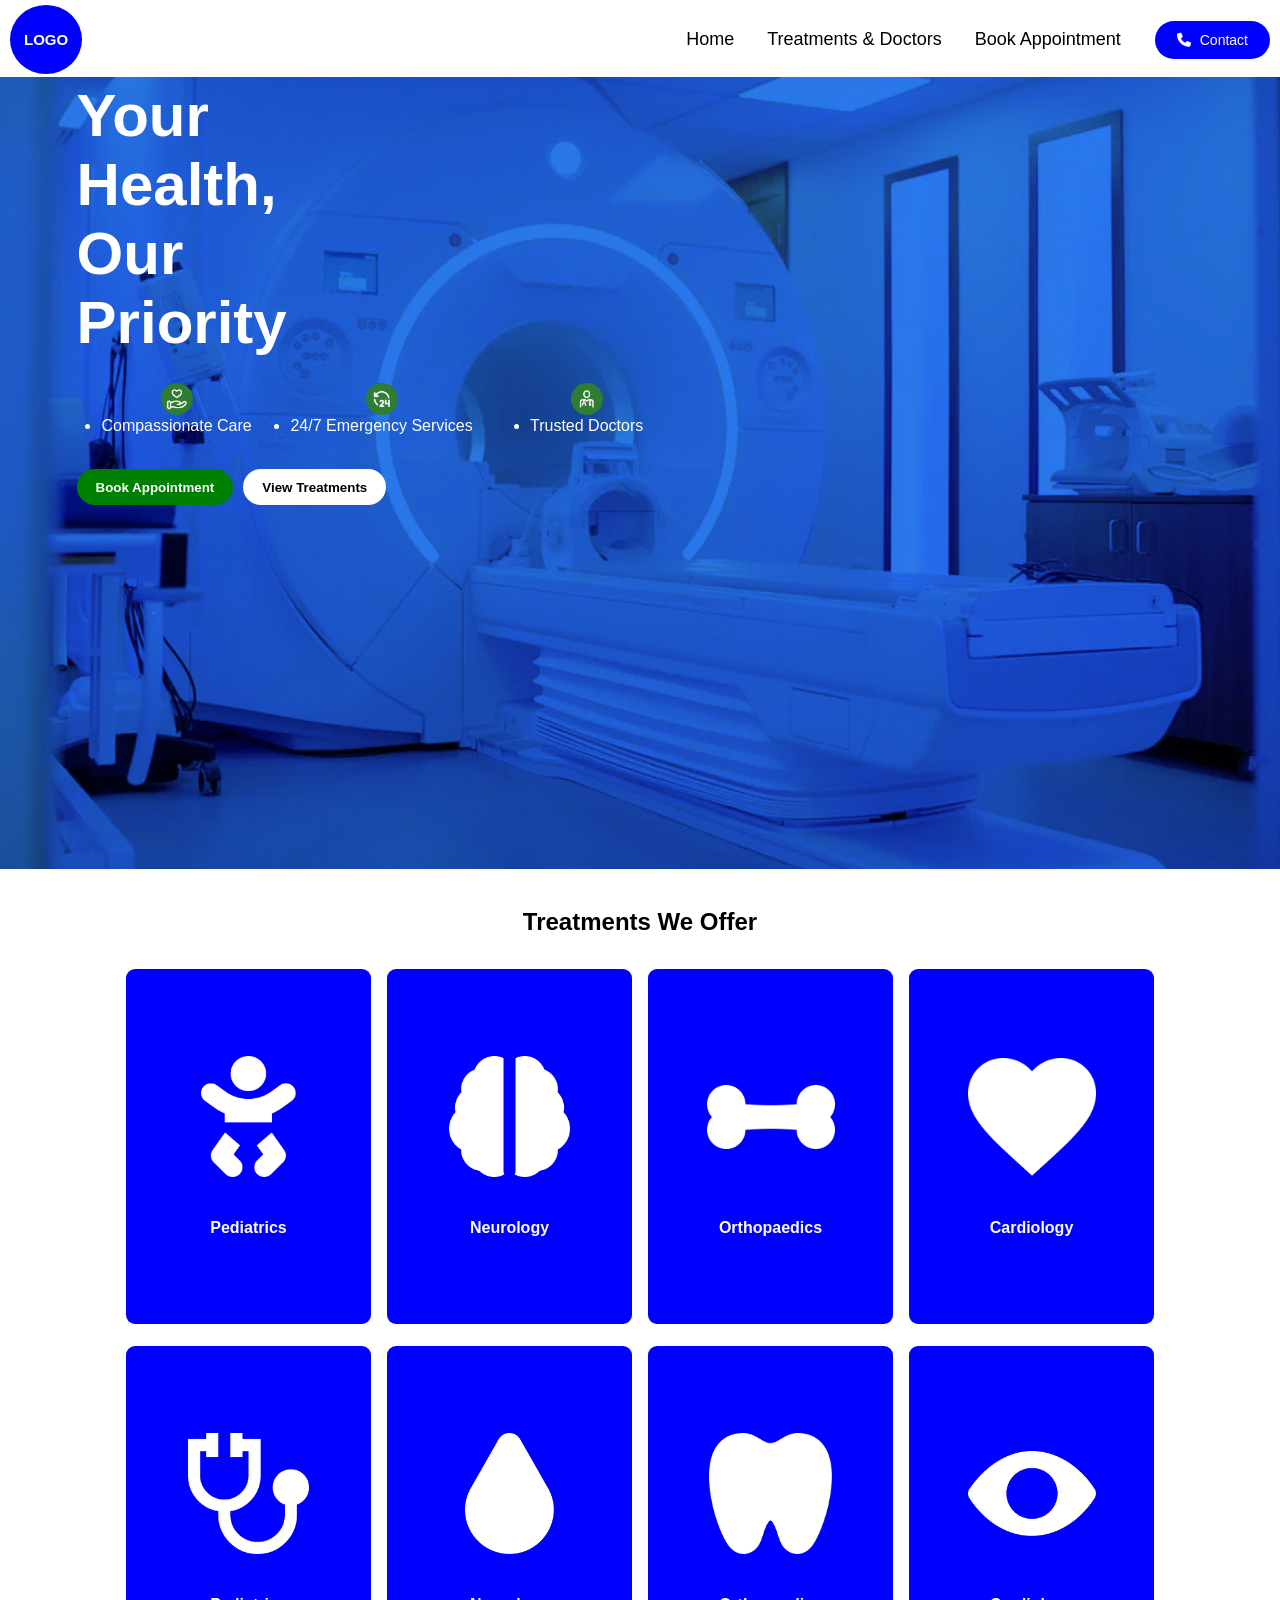
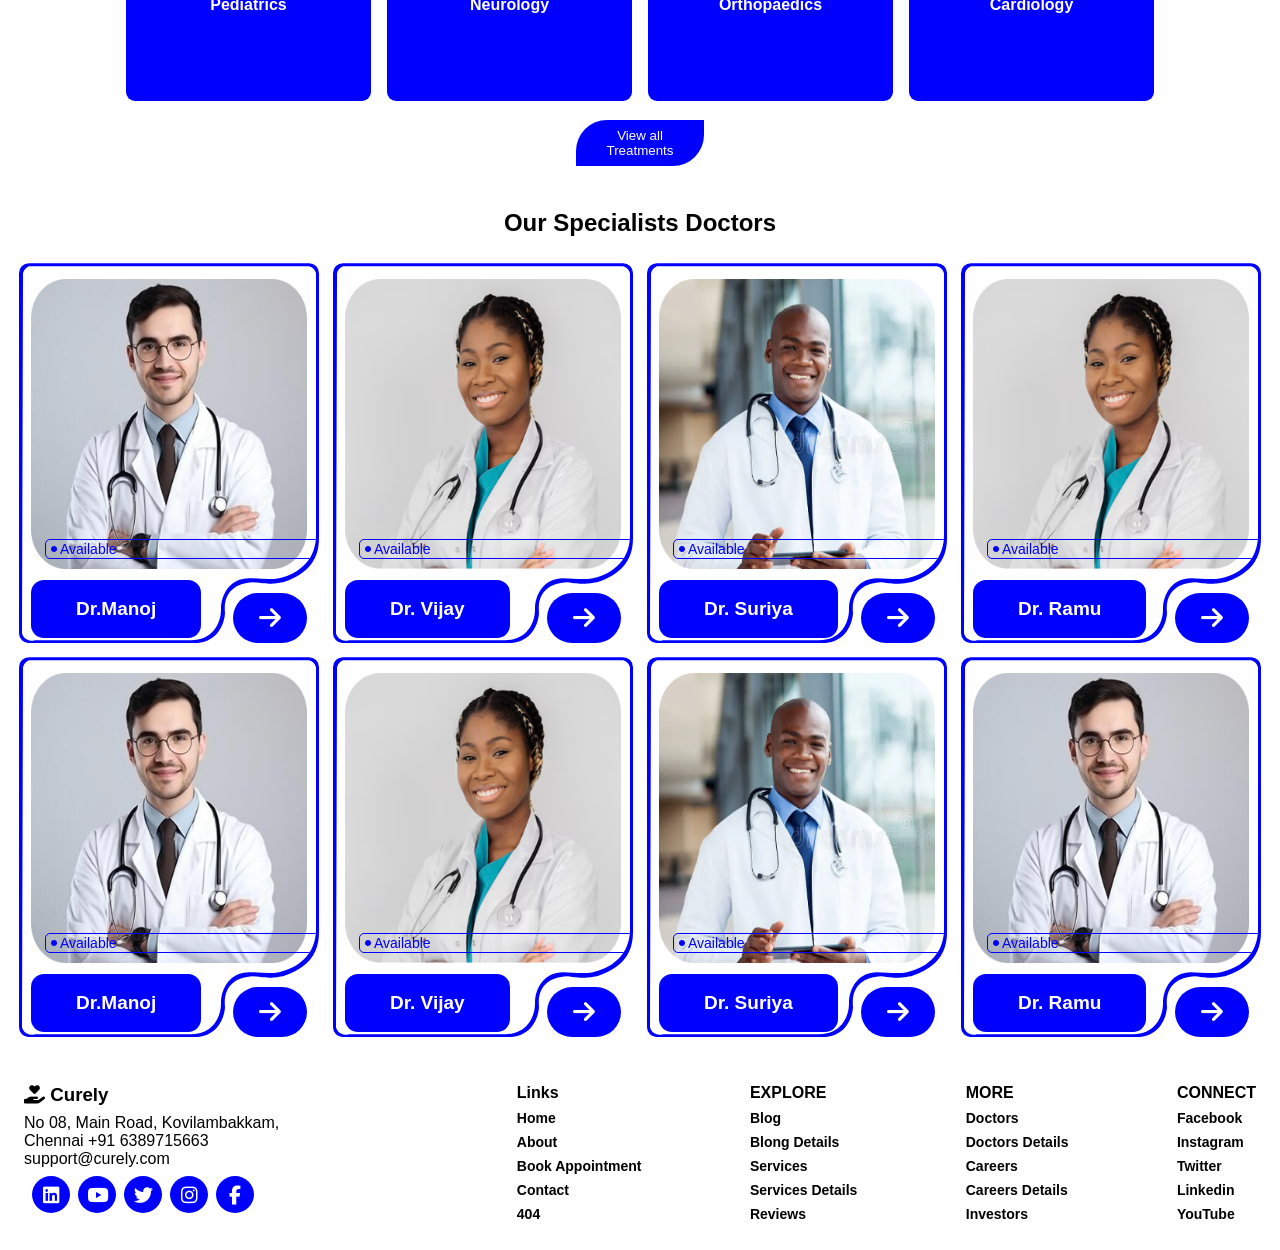
<file: index2.html>
<!DOCTYPE html>
<html>

<head>
    <title>
        m-page2
    </title>
    <meta name="viewport" content="width=device-width, initial-scale=1.0" />

    <link rel="stylesheet" href="https://cdnjs.cloudflare.com/ajax/libs/font-awesome/6.7.2/css/all.min.css"
        integrity="sha512-Evv84Mr4kqVGRNSgIGL/F/aIDqQb7xQ2vcrdIwxfjThSH8CSR7PBEakCr51Ck+w+/U6swU2Im1vVX0SVk9ABhg=="
        crossorigin="anonymous" referrerpolicy="no-referrer" />
    <link rel="stylesheet" type="text/css" href="./index2.css" />
</head>

<body>
    <div class="webpage">

        <!----------nav bar-->
        <nav class="head">
            <span class="logo dis1">LOGO</span>


            <input type="checkbox" id="checkbar">

            <label for="checkbar" class="owncheckbar">
                <!-- <i class="fa-solid fa-bars"></i> -->
                <span></span>
                <span></span>
                <span></span>
            </label>

            <div class="rightsubnav ">
                <div class="links  gap-3 d-flex">
                    <a href="./index.html">Home</a>
                    <a href="./index2.html">Treatments & Doctors</a>
                    <a href="./index3.html">Book Appointment</a>

                </div>
                <button class="nav-bt dis1 ">
                    <i class="fas fa-phone me-2"></i>Contact</button>
            </div>
        </nav>


        <section class="home"> <!----------------home------>
            <div class="leftcontent-home">
                <h1>Your Health, Our Priority</h1>
            </div>
            <!-- <div class="rightimg-home">
                <img src="./homeleftimg.png" alt="leftimage">
            </div> -->


            <div class="iconoverall-home ">
                <div class="icons-home">
                    <img src="./useage/Frame 11.png" alt="">
                    <ul>
                        <li>Compassionate Care</li>
                    </ul>
                </div>
                <div class="icons-home">
                    <img src="./useage/Frame 12.png" alt="">
                    <ul>
                        <li>24/7 Emergency Services</li>
                    </ul>
                </div>
                <div class="icons-home">
                    <img src="./useage/Frame 13.png" alt="">
                    <ul>
                        <li>Trusted Doctors</li>
                    </ul>
                </div>
            </div>

            <div class="btover-home">
                <button class="bt-h btl-h">Book Appointment</button>
                <button class="bt-h btr-h">View Treatments</button>
            </div>
        </section>

        <section class="all-treatment">

            <h2>Treatments We Offer</h2>

            <div class="two-overallbox">

                <div class="two-box dis1">
                    <img src="./useage/tc-1.png" alt="">
                    <h4>Pediatrics</h4>
                </div>

                <div class="two-box dis1">
                    <img src="./useage/tc-2.png" alt="">
                    <h4>Neurology</h4>
                </div>

                <div class="two-box dis1">
                    <img src="./useage/tc-3.png" alt="">
                    <h4>Orthopaedics</h4>
                </div>

                <div class="two-box dis1">
                    <img src="./useage/tc-4.png" alt="">
                    <h4>Cardiology</h4>
                </div>

                <div class="two-box dis1">
                    <img src="./useage/tc-5.png" alt="">
                    <h4>Pediatrics</h4>
                </div>

                <div class="two-box dis1">
                    <img src="./useage/tc-6.png" alt="">
                    <h4>Neurology</h4>
                </div>

                <div class="two-box dis1">
                    <img src="./useage/tc-7.png" alt="">
                    <h4>Orthopaedics</h4>
                </div>
                
                <div class="two-box dis1">
                    <img src="./useage/tc-8.png" alt="">
                    <h4>Cardiology</h4>
                </div>

            </div>

            <button class="two-bt">
                View all Treatments
            </button>

        </section>


        <section class="osd">
            <h2> Our Specialists Doctors</h2>
            <div class="osd-over">

                <div class="osd-card-wrapper">
                    <div class="osd-card-over">
                        <div class="osd-card">
                            <img src="./useage/d1.png" alt="">
                            <span> <i class="fa-solid fa-circle"></i> Available</span>
                            <h3>Dr.Manoj</h3>
                        </div>
                    </div>
                    <button><i class="fa-solid fa-arrow-right"></i></button>
                </div>

                <div class="osd-card-wrapper">
                    <div class="osd-card-over">
                        <div class="osd-card">
                            <img src="useage/d3.png" alt="">
                            <span> <i class="fa-solid fa-circle"></i> Available</span>
                            <h3>Dr. Vijay</h3>
                        </div>
                    </div>
                    <button><i class="fa-solid fa-arrow-right"></i></button>
                </div>

                <div class="osd-card-wrapper">
                    <div class="osd-card-over">
                        <div class="osd-card">
                            <img src="useage/d2.png" alt="">
                            <span> <i class="fa-solid fa-circle"></i> Available</span>
                            <h3>Dr. Suriya</h3>
                        </div>
                    </div>
                    <button><i class="fa-solid fa-arrow-right"></i></button>
                </div>

                <div class="osd-card-wrapper">
                    <div class="osd-card-over">
                        <div class="osd-card">
                            <img src="useage/d3.png" alt="">
                            <span> <i class="fa-solid fa-circle"></i> Available</span>
                            <h3>Dr. Ramu</h3>
                        </div>
                    </div>
                    <button><i class="fa-solid fa-arrow-right"></i></button>
                </div>

                <div class="osd-card-wrapper">
                    <div class="osd-card-over">
                        <div class="osd-card">
                            <img src="useage/d1.png" alt="">
                            <span> <i class="fa-solid fa-circle"></i> Available</span>
                            <h3>Dr.Manoj</h3>
                        </div>
                    </div>
                    <button><i class="fa-solid fa-arrow-right"></i></button>
                </div>

                <div class="osd-card-wrapper">
                    <div class="osd-card-over">
                        <div class="osd-card">
                            <img src="useage/d3.png" alt="">
                            <span> <i class="fa-solid fa-circle"></i> Available</span>
                            <h3>Dr. Vijay</h3>
                        </div>
                    </div>
                    <button><i class="fa-solid fa-arrow-right"></i></button>
                </div>

                <div class="osd-card-wrapper">
                    <div class="osd-card-over">
                        <div class="osd-card">
                            <img src="useage/d2.png" alt="">
                            <span> <i class="fa-solid fa-circle"></i> Available</span>
                            <h3>Dr. Suriya</h3>
                        </div>
                    </div>
                    <button><i class="fa-solid fa-arrow-right"></i></button>
                </div>

                <div class="osd-card-wrapper">
                    <div class="osd-card-over">
                        <div class="osd-card">
                            <img src="useage/d1.png" alt="">
                            <span> <i class="fa-solid fa-circle"></i> Available</span>
                            <h3>Dr. Ramu</h3>
                        </div>
                    </div>
                    <button><i class="fa-solid fa-arrow-right"></i></button>
                </div>
            </div>
        </section>


        <!----------------------footer ----------------------->
        <footer class="theend">

            <!-----left landmark details----->
            <div class="leftfoot">
                <h3><i class="fa-solid fa-hand-holding-heart companyicon"></i> Curely</h3>
                <p> No 08, Main Road, Kovilambakkam, Chennai +91 6389715663 support@curely.com</p>

                <div class="footicon">

                    <div class="iconft dis1">  <i class="fa-brands fa-linkedin"></i></div>
                    <div class="iconft dis1"> <i class="fa-brands fa-youtube"></i> </div>
                    <div class="iconft dis1"> <i class="fa-brands fa-twitter"></i> </div>
                    <div class="iconft dis1">  <i class="fa-brands fa-instagram"></i> </div>
                    <div class="iconft dis1"><i class="fa-brands fa-facebook-f"></i></div>

                </div>
            </div>

            <section class="rightfoot">
                <div class="linkft">
                    <p>Links</p>
                    <a>Home</a>
                    <a>About</a>
                    <a>Book Appointment</a>
                    <a> Contact</a>
                    <a>404</a>
                </div>

                <div class="linkft">
                    <p>EXPLORE</p>
                    <a>Blog</a>
                    <a>Blong Details</a>
                    <a>Services</a>
                    <a>Services Details</a>
                    <a>Reviews</a>
                </div>

                <div class="linkft">
                    <p>MORE</p>
                    <a>Doctors</a>
                    <a>Doctors Details</a>
                    <a>Careers</a>
                    <a>Careers Details</a>
                    <a>Investors</a>
                </div>

                <div class="linkft">
                    <p>CONNECT</p>
                    <a>Facebook</a>
                    <a>Instagram</a>
                    <a>Twitter</a>
                    <a>Linkedin</a>
                    <a>YouTube</a>
                </div>
            </section>
        </footer>


    </div>
</body>

</html>
</file>
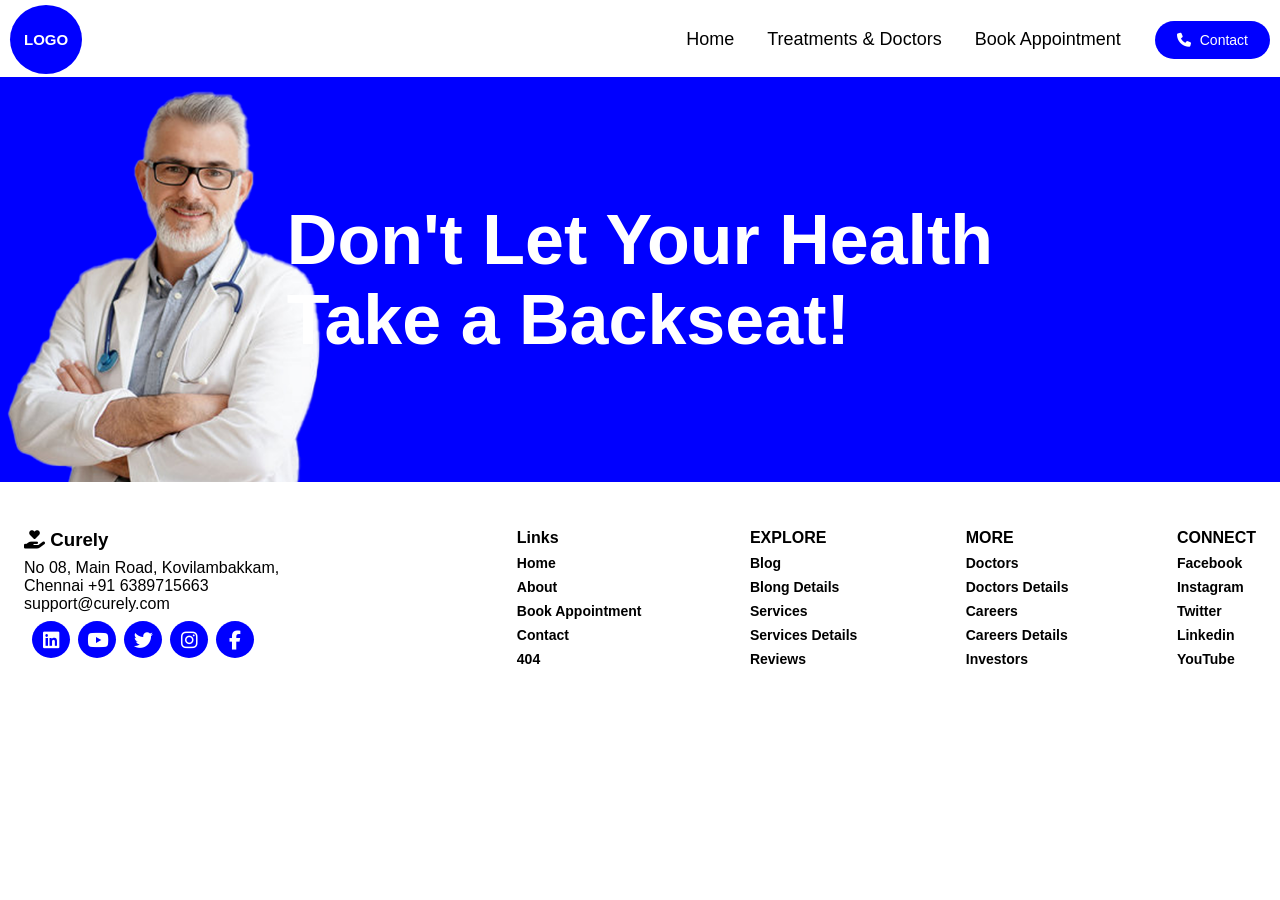
<file: index3.html>
<!DOCTYPE html>
<html>

<head>
    <title>
        m-page3
    </title>
    <meta name="viewport" content="width=device-width, initial-scale=1.0" />

    <link rel="stylesheet" href="https://cdnjs.cloudflare.com/ajax/libs/font-awesome/6.7.2/css/all.min.css"
        integrity="sha512-Evv84Mr4kqVGRNSgIGL/F/aIDqQb7xQ2vcrdIwxfjThSH8CSR7PBEakCr51Ck+w+/U6swU2Im1vVX0SVk9ABhg=="
        crossorigin="anonymous" referrerpolicy="no-referrer" />
    <link rel="stylesheet" type="text/css" href="./index3.css" />
</head>

<body>
    <div class="webpage">

        <!----------nav bar-->
        <nav class="head">
            <span class="logo dis1">LOGO</span>


            <input type="checkbox" id="checkbar">

            <label for="checkbar" class="owncheckbar">
                <!-- <i class="fa-solid fa-bars"></i> -->
                <span></span>
                <span></span>
                <span></span>
            </label>

            <div class="rightsubnav ">
                <div class="links  gap-3 d-flex">
                    <a href="./index.html">Home</a>
                    <a href="./index2.html">Treatments & Doctors</a>
                    <a href="./index3.html">Book Appointment</a>
                </div>
                <button class="nav-bt dis1 ">
                    <i class="fas fa-phone me-2"></i>Contact</button>
            </div>
        </nav>

         <!---------page 1 fp-------->
        <section class="fp">        <!---------page 1 fp-->

           <div>
             <h1>Don't Let Your Health </h1>
            <h1>Take a Backseat!</h1>
           </div>

        </section>

         <!---------page  fp-------->


        <!----------------------footer ----------------------->
        <footer class="theend">

            <!-----left landmark details----->
            <div class="leftfoot">
                <h3><i class="fa-solid fa-hand-holding-heart companyicon"></i> Curely</h3>
                <p> No 08, Main Road, Kovilambakkam, Chennai +91 6389715663 support@curely.com</p>

                <div class="footicon">

                    <div class="iconft dis1">  <i class="fa-brands fa-linkedin"></i></div>
                    <div class="iconft dis1"> <i class="fa-brands fa-youtube"></i> </div>
                    <div class="iconft dis1"> <i class="fa-brands fa-twitter"></i> </div>
                    <div class="iconft dis1">  <i class="fa-brands fa-instagram"></i> </div>
                    <div class="iconft dis1"><i class="fa-brands fa-facebook-f"></i></div>

                </div>
            </div>

            <section class="rightfoot">
                <div class="linkft">
                    <p>Links</p>
                    <a>Home</a>
                    <a>About</a>
                    <a>Book Appointment</a>
                    <a> Contact</a>
                    <a>404</a>
                </div>

                <div class="linkft">
                    <p>EXPLORE</p>
                    <a>Blog</a>
                    <a>Blong Details</a>
                    <a>Services</a>
                    <a>Services Details</a>
                    <a>Reviews</a>
                </div>

                <div class="linkft">
                    <p>MORE</p>
                    <a>Doctors</a>
                    <a>Doctors Details</a>
                    <a>Careers</a>
                    <a>Careers Details</a>
                    <a>Investors</a>
                </div>

                <div class="linkft">
                    <p>CONNECT</p>
                    <a>Facebook</a>
                    <a>Instagram</a>
                    <a>Twitter</a>
                    <a>Linkedin</a>
                    <a>YouTube</a>
                </div>
            </section>
        </footer>

    </div>
</body>

</html>
</file>
<file: index2.css>
* {
    margin: 0px;
    padding: 0px;
    box-sizing: border-box;
}

.webpage {
    width: 100%;
    min-height: 100vh;
    display: flex;
    flex-direction: column;
    align-items: center;
    font-family: "Inter", sans-serif;

    contain: paint;
}

.dis1 {
    display: flex;
    justify-content: center;
    align-items: center;
}

/*--============================
-----------nav head  --========
=============================---*/
.head {
    position: relative;
    display: flex;
    justify-content: space-between;
    align-items: center;
    background-color: white;
    color: black;
    width: 100%;

    left: 50%;
    transform: translateX(-50%);
    z-index: 999;
    padding: 5px 10px 3.2px;
}

.head>input,
label {
    display: none;
    font-size: 18px;
}

.logo {
    padding: 26px 14px;
    font-weight: bold;
    background-color: blue;
    border-radius: 50%;
    font-size: 15px;
    color: white;

}

#checkbar:checked+.rightsubnav {
    left: 0px;
    /* background-color: brown; */

}

.owncheckbar {
    width: 28px;
    height: 21px;

    flex-direction: column;
    justify-content: center;
    gap: 4.5px;
}

.owncheckbar span {
    display: inline-block;
    background-color: blue;
    height: 3.4px;
    width: 100%;
    border-radius: 3px;
    transition: transform 0.3s ease, opacity 0.3s ease;
}

#checkbar:checked+.owncheckbar span:nth-child(1) {
    transform: rotate(43deg) translate(4px, 6px);
}

#checkbar:checked+.owncheckbar span:nth-child(2) {
    opacity: 0;
}

#checkbar:checked+.owncheckbar span:nth-child(3) {
    transform: rotate(-43deg) translate(4px, -7px);
}

#checkbar:checked~.rightsubnav {
    left: 50%;
    transform: translateX(-50%);
}

.rightsubnav {
    display: flex;
    align-items: center;
    gap: 13px;

}

.rightsubnav>.links {
    padding: 2px 14px;
    transition: all 1.2s;
    margin: auto;
    gap: 19px;
    display: flex;
    align-items: center;
}

.rightsubnav>.links a {
    text-decoration: none;
    /* font-weight: bold; */
    transition: all 1.4s;
    position: relative;
    padding: 3.5px 7px;
    /* background-color: brown; */
    color: black;
    font-size: 18px;
    ;
}

.nav-bt {
    background-color: blue;
    color: white;
    border-radius: 19px;
    padding: 11px 22px;
    ;
    border: none;
    outline: none;
    gap: 4px;
    font-size: 14px;
    ;
}

.nav-bt i {
    padding-right: 5px;
}



/*---=============================
===========-homme---==========
=================================-*/
.home {
    width: 100%;
    min-height: 88vh;
    /* background-image: linear-gradient(rgba(18, 105, 235, 0.6),rgba(18, 105, 235, 0.8)), url("./homebg.png"); */
    background-image: url("./useage/hp-2.png");
    background-color: rgba(18, 105, 235, 0.9);
    background-blend-mode: multiply;
    background-repeat: no-repeat;
    background-position: center;
    background-size: cover;
    color: white;

    display: flex;
    flex-direction: column;
    gap: 18px;
    position: relative;
    padding: 4px 14px 36px;
    contain: paint;

}

.leftcontent-home {
    width: 294px;
    font-size: 40px;
    z-index: 1;
    position: relative;
    left: 5%;
}

.rightimg-home {
    position: absolute;
    right: 4%;
    height: 380px;
    width: 345px;
}

.rightimg-home img {
    width: 100%;
    height: 100%;
    object-fit: contain;
}

.iconoverall-home {
    display: flex;
    justify-content: center;
    align-self: start;
    gap: 5px;
    row-gap: 19px;
    flex-wrap: wrap;
    position: relative;
    left: 5%;
    padding-top: 8px;
}

.icons-home {
    width: 200px;
    display: flex;
    flex-direction: column;
    align-items: center;
    gap: 2px;

}

.icons-home img {
    height: 31.9px;
    width: 31.9px;
}

/*---------home---button------------*/
.btover-home {
    display: flex;
    gap: 10px;
    position: relative;
    left: 5%;
    padding-top: 16px;
}

.bt-h {
    padding: 10.8px 19px;
    border: none;
    outline: none;
    border-radius: 45px;
    font-weight: 700;
}

.btl-h {
    background-color: green;
    color: white;
}

.btr-h {
    background-color: white;
    color: black;
}





/*-----------second page----------*/

.all-treatment{
    width:90%;
    min-height:100vh;
    display: flex;
    flex-direction: column;
    gap:19px;
    align-items: center;
    padding:39px 3px;
    scroll-margin:200px;
}

.two-overallbox{
    display: flex;
    flex-wrap: wrap;
    align-items: center;
    justify-content: center;
    gap:16px;
    row-gap: 22px;
    padding-top:14px;
}
.two-box{
    height:355px;
    width:245px;
    border-radius: 9px;
    background-color: blue;
    flex-direction: column;
    gap:28px;
    color:white;
    transition: all 0.5s;
    

}
.two-box img{
    width:128px;
    height:121px;
    object-fit: contain;
    transition: all 1s;
}

.two-box:hover img{
   transform: scale(1.3);
    object-fit: contain;
}
.two-box:hover{
    /* background-color: rgba(255, 107, 1); */
}

.two-box :last-child{
    padding-top: 14px;
}

.two-bt{
    width:128px;
    border:none;
    outline: none;
    background-color: blue;
    padding:8px 10px;
    border-top-left-radius:31px;
    border-bottom-right-radius:31px;
    color:white;

}
.two-bt:hover{
         background-color: rgb(236, 70, 9);
    border:0px;
     border-top-left-radius:0px;
    border-bottom-right-radius:0px;
    border-top-right-radius:31px;
    border-bottom-left-radius:31px;
    font-weight: 700;
    
}


/*===================================
------Our specialist doctors osd------------
===================================--*/
.osd{
    width:100%;
    min-height:77vh;
    display: flex;
    flex-direction: column;
    gap:4px;
}
.osd h2:first-child{
    text-align:center;
    margin-bottom:22px;
    margin-top:4px;
}
.osd-over{
    width:100%;
    display: flex;
    align-items: center;
    justify-content: center;
    flex-wrap: wrap;
    gap:14px;
}

.osd-card-wrapper {
    position: relative;
    width: 300px;
    height: 380px;
}

.osd-card-over{ 
    background-color:  blue;
    width: 300px;
    height: 380px;
    clip-path: path("M 10,0 L 290,0 A 10,10 0 0,1 300,10 L 300,275 C 300,300 285,312 264,319 C 250,321 250,321 234,319 C 216,320 204,329 206,350 C 205,365 195,380 175,380 L 10,380 A 10,10 0 0,1 0,370L 0,10  A 10,10 0 0,1 10,0  Z");
    z-index: 99;
    position: relative;
}
.osd-card{
    width: 300px;
    height: 380px;
    background-color: white;
   clip-path: path("M 10,3 L 290,3 A 10,10 0 0,1 297,10 L 297,272 C 297,295 282,310 260,315 C 250,317 240,315 230,315 C 212,315 202,330 202,346 C 202,362 192,377 172,377 L 16,377 A 10,10 0 0,1 3,370 L 4,10 A 10,10 0 0,1 10,3 Z");
   padding:16px 12px;
   
}
.osd-card img{
    width:100%;
    height:83.4%;
    border-radius: 13px;
}
.osd-card  span i{
    font-size: 6px;
}
.osd-card  span {
    font-size: 14px;
    display: flex;
    justify-self: start;
    align-items: center;
    border:1px solid blue;
    color:blue;
    gap:3px;
    padding:1px 5px;
    border-radius: 5px;
    position: relative;
     top: -10%;
    left: 14px;
}
.osd-card h3 {
    background-color: blue;
    color:white;
    display: inline-block;
    padding:18px 45px;
    border-radius: 13px;
    position:relative;
    top:-4%;
    font-size: 19px;;
}
.osd-card-wrapper button{
    border:none;
    outline:none;
    color:blue;
    position: absolute;
    width: 74px;
    height: 50px;
    background-color: blue;
    border-radius: 45px;
    position: absolute;
    bottom: 0%;
    right: 4%;
    display: flex;
    justify-content: center;
    align-items: center;
    font-size: 25px;
    color: white;
}



/*--------------footer-----*/
.theend {
    display: flex;
    flex-wrap: wrap;
    justify-content: space-between;
    padding: 28px 24px;
    width:100%;
}

.leftfoot,
.rightfoot {

    padding-top: 19px;
}


.leftfoot {
    width: 24%;

}

.leftfoot h3:first-child {
    font-family: 'Franklin Gothic Medium', 'Arial Narrow', Arial, sans-serif;
    padding-bottom: 8px;
    ;
}


.footicon {
    display: flex;
    /* justify-content: center; */
    align-items: center;
    padding: 8px;
    gap: 8px;
}

.iconft {
    background-color: blue;
    color: white;
    font-size: 19px;
    width: 26px;
    /* height:26px; */
    padding: 10px 19px 8px;
    border-radius: 50%;
}


.rightfoot {
    width: 60%;
    gap: 12px;
    justify-content: space-between;
    /*m1*/
    display: grid;
    grid-template-columns: auto auto auto auto;

    /*m2*/
    /* display:flex;
    flex-wrap:wrap; */
}

.linkft {
    /*m2*/
    /* width:20%; */
    display: flex;
    flex-direction: column;
    gap: 8px;
}

.linkft p:first-child {
    font-family: 'Gill Sans', 'Gill Sans MT', Calibri, 'Trebuchet MS', sans-serif;
    font-weight: bolder;
}

.linkft a {
    font-size: 14px;
    font-weight: bold;
    cursor:pointer;
}




@media only screen and (min-width:600px) and (max-width:900px) {

    .head>label {
        display: flex;

    }

    .head .rightsubnav {
        position: fixed;
        top: 60px;
        width: 100%;
        height: 80vh;
        flex-direction: column;
        align-items: center;
        justify-content: start;
        padding-top: 45px;
        padding-bottom: 14px;
        border-radius: 12px;
        font-size: 19px;
        left: 120%;
        color: white;
        background-color: transparent;
        backdrop-filter: blur(5px) brightness(120%);
    }

    .links {
        flex-direction: column;
    }







    /*----footet----------*/
    .twoway {
        width: 100%;
    }
     .rightfoot {
        width: 100%;
        grid-template-columns: auto auto;
        row-gap: 31px;

    }

    .leftfoot,
    .rightfoot {
        width: 100%;
    }

    .rightfoot {
        padding-top: 39px;
    }
}




@media only screen and (min-width:300px) and (max-width:600px) {
    .head>label {
        display: flex;

    }

    .head .rightsubnav {
        position: fixed;
        top: 60px;
        width: 100%;
        height: 80vh;
        flex-direction: column;
        align-items: center;
        justify-content: start;
        padding-top: 45px;
        padding-bottom: 13px;
        border-radius: 12px;
        font-size: 19px;
        left: 120%;
        color: white;
        background-color: transparent;
        backdrop-filter: blur(5px) brightness(120%);

    }

    .links {
        flex-direction: column;
    }







    /*----footer-------*/
     .left {
        width: 100%;

        grid-template-columns: auto;
    }

    .right {
        width: 100%;
    }


    .leftfoot {

        width: 100%;
    }

    .rightfoot {
        width: 100%;
        grid-template-columns:  auto;
        row-gap: 31px;

    }
}
</file>
<file: index3.css>
* {
    margin: 0px;
    padding: 0px;
    box-sizing: border-box;
}

.webpage {
    width: 100%;
    min-height: 100vh;
    display: flex;
    flex-direction: column;
    align-items: center;
    font-family: "Inter", sans-serif;

    contain: paint;
}

.dis1 {
    display: flex;
    justify-content: center;
    align-items: center;
}

/*--============================
-----------nav head  --========
=============================---*/
.head {
    position: relative;
    display: flex;
    justify-content: space-between;
    align-items: center;
    background-color: white;
    color: black;
    width: 100%;

    left: 50%;
    transform: translateX(-50%);
    z-index: 999;
    padding: 5px 10px 3.2px;
}

.head>input,
label {
    display: none;
    font-size: 18px;
}

.logo {
    padding: 26px 14px;
    font-weight: bold;
    background-color: blue;
    border-radius: 50%;
    font-size: 15px;
    color: white;

}

#checkbar:checked+.rightsubnav {
    left: 0px;
    /* background-color: brown; */

}

.owncheckbar {
    width: 28px;
    height: 21px;

    flex-direction: column;
    justify-content: center;
    gap: 4.5px;
}

.owncheckbar span {
    display: inline-block;
    background-color: blue;
    height: 3.4px;
    width: 100%;
    border-radius: 3px;
    transition: transform 0.3s ease, opacity 0.3s ease;
}

#checkbar:checked+.owncheckbar span:nth-child(1) {
    transform: rotate(43deg) translate(4px, 6px);
}

#checkbar:checked+.owncheckbar span:nth-child(2) {
    opacity: 0;
}

#checkbar:checked+.owncheckbar span:nth-child(3) {
    transform: rotate(-43deg) translate(4px, -7px);
}

#checkbar:checked~.rightsubnav {
    left: 50%;
    transform: translateX(-50%);
}

.rightsubnav {
    display: flex;
    align-items: center;
    gap: 13px;

}

.rightsubnav>.links {
    padding: 2px 14px;
    transition: all 1.2s;
    margin: auto;
    gap: 19px;
    display: flex;
    align-items: center;
}

.rightsubnav>.links a {
    text-decoration: none;
    /* font-weight: bold; */
    transition: all 1.4s;
    position: relative;
    padding: 3.5px 7px;
    /* background-color: brown; */
    color: black;
    font-size: 18px;
    ;
}

.nav-bt {
    background-color: blue;
    color: white;
    border-radius: 19px;
    padding: 11px 22px;
    ;
    border: none;
    outline: none;
    gap: 4px;
    font-size: 14px;
    ;
}

.nav-bt i {
    padding-right: 5px;
}



   /*-----------first home page 1-----------*/

    .fp{
        min-height:45vh;
        width:100%;

        background-color: blue;
        background-image: url(./useage/hp-3.png);
        background-position: left;
        background-size: contain;
        background-repeat: no-repeat;
        color:white;

        display: flex;
        justify-content: center;
        align-items: center;

    }

    .fp  h1{
        font-size: 70px;;
    }





/*--------------footer-----*/
.theend {
    display: flex;
    flex-wrap: wrap;
    justify-content: space-between;
    padding: 28px 24px;
    width:100%;
}

.leftfoot,
.rightfoot {

    padding-top: 19px;
}


.leftfoot {
    width: 24%;

}

.leftfoot h3:first-child {
    font-family: 'Franklin Gothic Medium', 'Arial Narrow', Arial, sans-serif;
    padding-bottom: 8px;
    ;
}


.footicon{
    display: flex;
    /* justify-content: center; */
    align-items: center;
    padding: 8px;
    gap: 8px;
}

.iconft {
    background-color: blue;
    color: white;
    font-size: 19px;
    width: 26px;
    /* height:26px; */
    padding: 10px 19px 8px;
    border-radius: 50%;
}


.rightfoot {
    width: 60%;
    gap: 12px;
    justify-content: space-between;
    /*m1*/
    display: grid;
    grid-template-columns: auto auto auto auto;

    /*m2*/
    /* display:flex;
    flex-wrap:wrap; */
}

.linkft {
    /*m2*/
    /* width:20%; */
    display: flex;
    flex-direction: column;
    gap: 8px;
}

.linkft p:first-child {
    font-family: 'Gill Sans', 'Gill Sans MT', Calibri, 'Trebuchet MS', sans-serif;
    font-weight: bolder;
}

.linkft a {
    font-size: 14px;
    font-weight: bold;
    cursor:pointer;
}


@media only screen and (min-width:600px) and (max-width:900px) {

    .head>label {
        display: flex;

    }

    .head .rightsubnav {
        position: fixed;
        top: 60px;
        width: 100%;
        height: 80vh;
        flex-direction: column;
        align-items: center;
        justify-content: start;
        padding-top: 45px;
        padding-bottom: 14px;
        border-radius: 12px;
        font-size: 19px;
        left: 120%;
        color: white;
        background-color: transparent;
        backdrop-filter: blur(5px) brightness(120%);
    }

    .links {
        flex-direction: column;
    }







    /*----footet----------*/
    .twoway {
        width: 100%;
    }
     .rightfoot {
        width: 100%;
        grid-template-columns: auto auto;
        row-gap: 31px;

    }

    .leftfoot,
    .rightfoot {
        width: 100%;
    }

    .rightfoot {
        padding-top: 39px;
    }
}




@media only screen and (min-width:300px) and (max-width:600px) {
    .head>label {
        display: flex;

    }

    .head .rightsubnav {
        position: fixed;
        top: 60px;
        width: 100%;
        height: 80vh;
        flex-direction: column;
        align-items: center;
        justify-content: start;
        padding-top: 45px;
        padding-bottom: 13px;
        border-radius: 12px;
        font-size: 19px;
        left: 120%;
        color: white;
        background-color: transparent;
        backdrop-filter: blur(5px) brightness(120%);

    }

    .links {
        flex-direction: column;
    }

 
    /*----------home page-1-----------*/
    





    /*----footer-------*/
     .left {
        width: 100%;

        grid-template-columns: auto;
    }

    .right {
        width: 100%;
    }


    .leftfoot {

        width: 100%;
    }

    .rightfoot {
        width: 100%;
        grid-template-columns:  auto;
        row-gap: 31px;

    }
}
</file>
